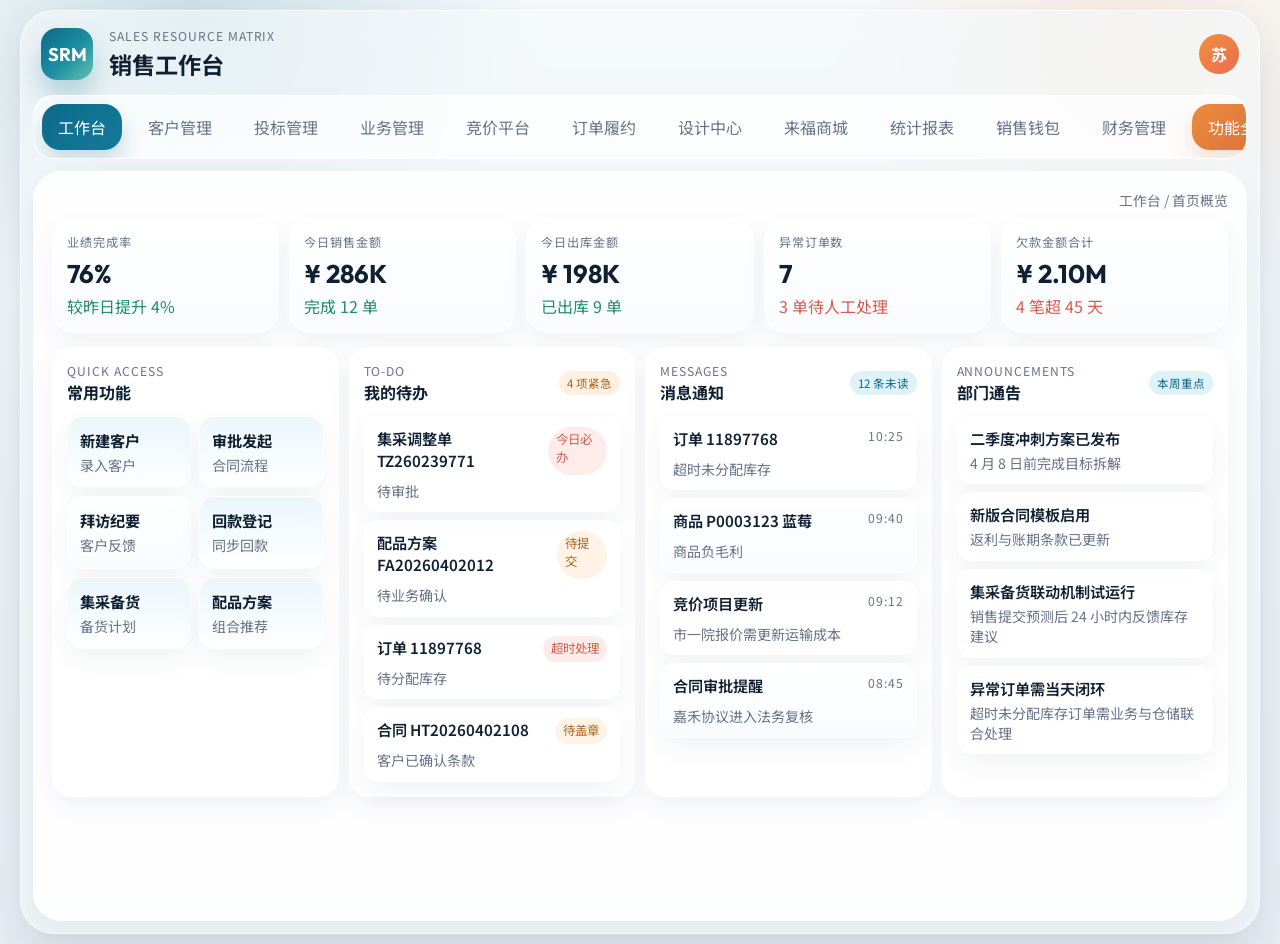
<file: index.html>
<!DOCTYPE html>
<html lang="zh-CN">
  <head>
    <meta charset="UTF-8" />
    <meta name="viewport" content="width=device-width, initial-scale=1.0" />
    <title>销售工作台</title>
    <link rel="preconnect" href="https://fonts.googleapis.com" />
    <link rel="preconnect" href="https://fonts.gstatic.com" crossorigin />
    <link
      href="https://fonts.googleapis.com/css2?family=Noto+Sans+SC:wght@400;500;600;700&family=Outfit:wght@500;600;700&display=swap"
      rel="stylesheet"
    />
    <link rel="stylesheet" href="./styles.css" />
  </head>
  <body>
    <div class="shell">
      <header class="topbar">
        <div class="brand">
          <div class="brand-mark">SRM</div>
          <div>
            <p class="brand-kicker">Sales Resource Matrix</p>
            <h1>销售工作台</h1>
          </div>
        </div>
        <div class="topbar-meta">
          <div class="avatar">苏</div>
        </div>
      </header>

      <nav class="main-nav" aria-label="一级导航">
        <button class="main-nav-item active" data-menu="workbench">工作台</button>
        <button class="main-nav-item" data-menu="customer">客户管理</button>
        <button class="main-nav-item" data-menu="tender">投标管理</button>
        <button class="main-nav-item" data-menu="business">业务管理</button>
        <button class="main-nav-item" data-menu="bidding">竞价平台</button>
        <button class="main-nav-item" data-menu="fulfillment">订单履约</button>
        <button class="main-nav-item" data-menu="design">设计中心</button>
        <button class="main-nav-item" data-menu="mall">来福商城</button>
        <button class="main-nav-item" data-menu="report">统计报表</button>
        <button class="main-nav-item" data-menu="wallet">销售钱包</button>
        <button class="main-nav-item" data-menu="finance">财务管理</button>
        <button id="overview-trigger" class="overview-trigger" type="button">功能全览</button>
      </nav>
      <div id="nav-dropdown" class="nav-dropdown" aria-label="二级导航下拉"></div>
      <section id="function-overview" class="function-overview" aria-label="功能全览">
        <div class="function-overview-head">
          <div>
            <p class="eyebrow">Business Flow</p>
            <h2 class="section-title">功能全览</h2>
          </div>
          <button id="overview-close" class="overview-close" type="button">收起</button>
        </div>
        <div id="overview-content" class="overview-content"></div>
      </section>

      <main class="layout">
        <section class="content-panel content-panel-full">
          <div class="content-topbar">
            <div id="breadcrumb" class="breadcrumb">工作台 / 首页概览</div>
          </div>
          <div id="page-content"></div>
        </section>
      </main>
    </div>

    <script src="./script.js"></script>
  </body>
</html>
</file>
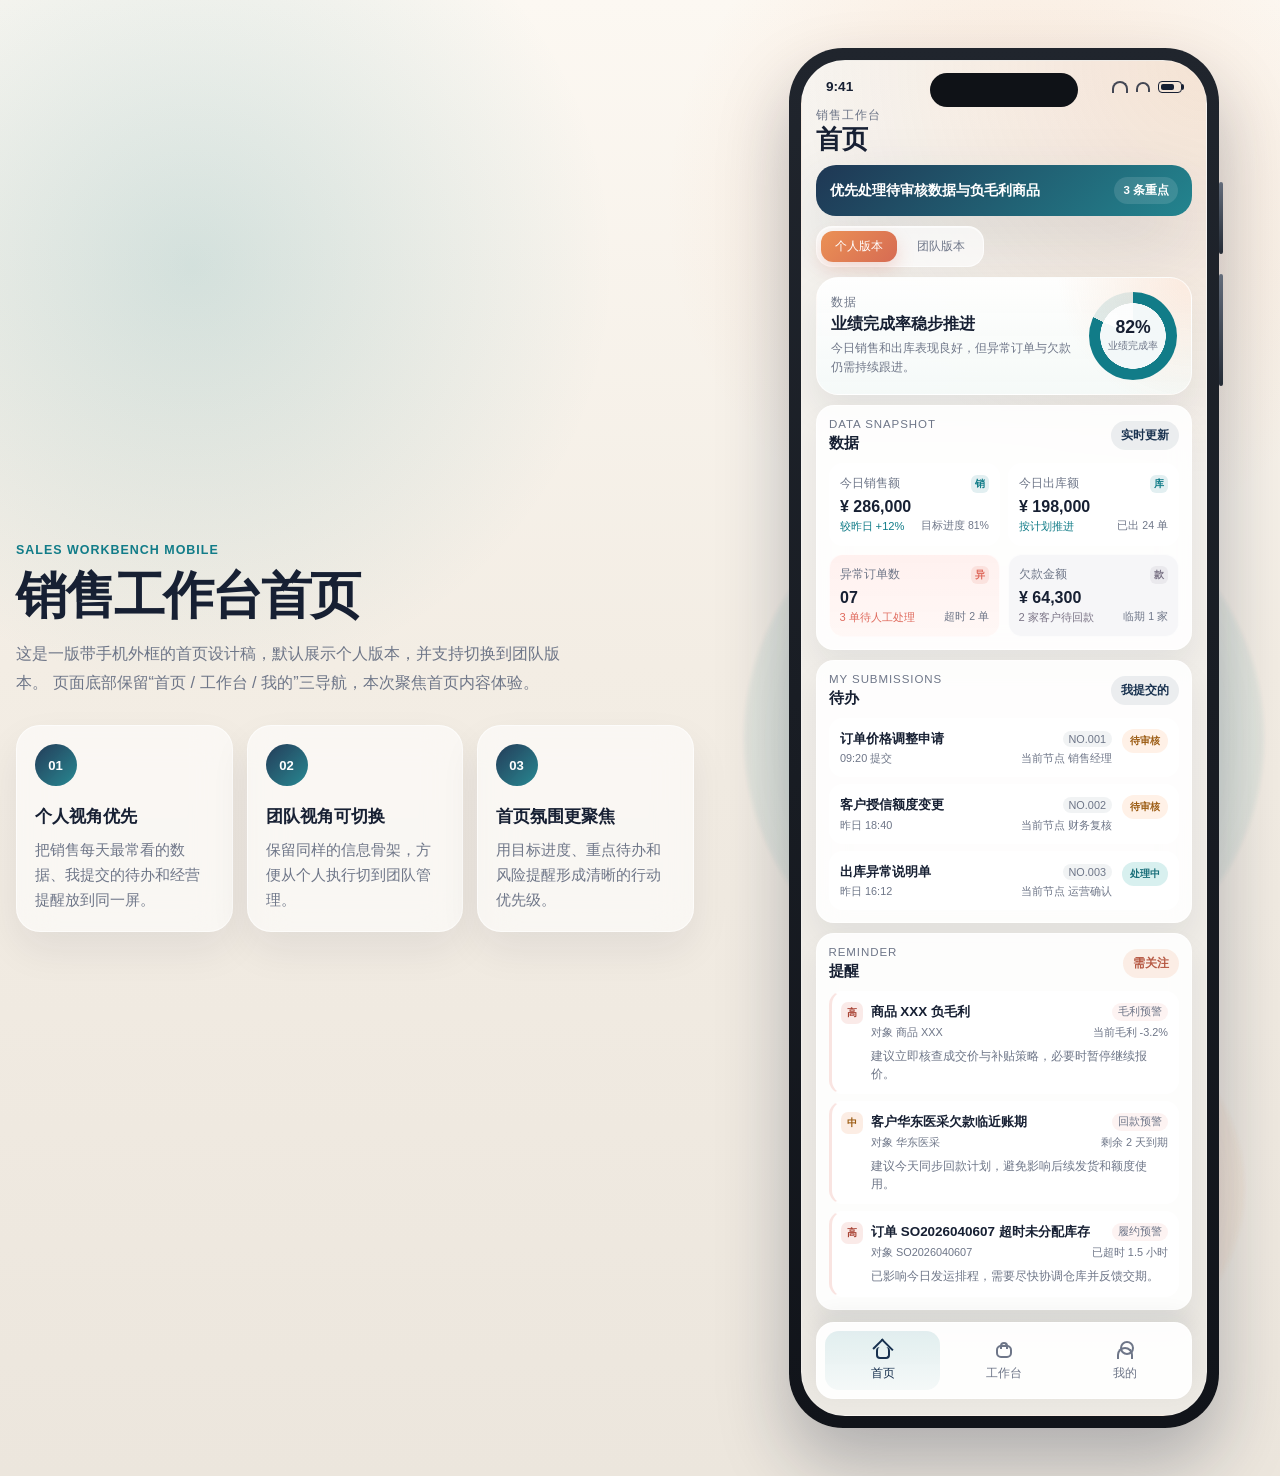
<file: mobile-homepage/index.html>
<!DOCTYPE html>
<html lang="zh-CN">
  <head>
    <meta charset="UTF-8" />
    <meta name="viewport" content="width=device-width, initial-scale=1.0" />
    <title>销售工作台 - 手机首页设计稿</title>
    <link rel="stylesheet" href="./styles.css" />
  </head>
  <body>
    <main class="presentation">
      <section class="stage-copy">
        <p class="eyebrow">Sales Workbench Mobile</p>
        <h1>销售工作台首页</h1>
        <p class="stage-text">
          这是一版带手机外框的首页设计稿，默认展示个人版本，并支持切换到团队版本。
          页面底部保留“首页 / 工作台 / 我的”三导航，本次聚焦首页内容体验。
        </p>

        <div class="stage-points">
          <article class="point-card">
            <span class="point-index">01</span>
            <h2>个人视角优先</h2>
            <p>把销售每天最常看的数据、我提交的待办和经营提醒放到同一屏。</p>
          </article>
          <article class="point-card">
            <span class="point-index">02</span>
            <h2>团队视角可切换</h2>
            <p>保留同样的信息骨架，方便从个人执行切到团队管理。</p>
          </article>
          <article class="point-card">
            <span class="point-index">03</span>
            <h2>首页氛围更聚焦</h2>
            <p>用目标进度、重点待办和风险提醒形成清晰的行动优先级。</p>
          </article>
        </div>
      </section>

      <section class="device-stage" aria-label="手机页面展示">
        <div class="halo halo-a"></div>
        <div class="halo halo-b"></div>

        <div class="phone-frame">
          <div class="phone-screen">
            <div class="status-bar" aria-hidden="true">
              <span>9:41</span>
              <div class="status-icons">
                <span class="signal"></span>
                <span class="wifi"></span>
                <span class="battery"><i></i></span>
              </div>
            </div>

            <section class="app-shell">
              <header class="home-header">
                <div>
                  <p class="page-kicker">销售工作台</p>
                  <h2>首页</h2>
                </div>
              </header>

              <div class="user-banner">
                <div>
                  <strong>优先处理待审核数据与负毛利商品</strong>
                </div>
                <span class="banner-badge">3 条重点</span>
              </div>

              <div class="mode-switch" role="tablist" aria-label="首页版本切换">
                <button
                  class="mode-pill active"
                  type="button"
                  role="tab"
                  aria-selected="true"
                  data-mode-trigger="personal"
                >
                  个人版本
                </button>
                <button
                  class="mode-pill"
                  type="button"
                  role="tab"
                  aria-selected="false"
                  data-mode-trigger="team"
                >
                  团队版本
                </button>
              </div>

              <div class="mode-panels">
                <div class="mode-panel active" data-mode-panel="personal">
                  <section class="hero-card hero-personal">
                    <div class="hero-copy">
                      <p class="hero-label">数据</p>
                      <h3>业绩完成率稳步推进</h3>
                      <p>今日销售和出库表现良好，但异常订单与欠款仍需持续跟进。</p>
                    </div>
                    <div class="progress-ring" style="--progress: 82">
                      <div>
                        <strong>82%</strong>
                        <span>业绩完成率</span>
                      </div>
                    </div>
                  </section>

                  <section class="content-section">
                    <div class="section-head">
                      <div>
                        <p class="section-kicker">Data Snapshot</p>
                        <h3>数据</h3>
                      </div>
                      <span class="section-tag">实时更新</span>
                    </div>

                    <div class="metrics-grid">
                      <article class="metric-tile">
                        <div class="metric-topline">
                          <span class="metric-label">今日销售额</span>
                          <span class="metric-chip">销</span>
                        </div>
                        <strong>¥ 286,000</strong>
                        <div class="metric-bottomline">
                          <em class="metric-trend up">较昨日 +12%</em>
                          <span class="metric-meta">目标进度 81%</span>
                        </div>
                      </article>
                      <article class="metric-tile">
                        <div class="metric-topline">
                          <span class="metric-label">今日出库额</span>
                          <span class="metric-chip">库</span>
                        </div>
                        <strong>¥ 198,000</strong>
                        <div class="metric-bottomline">
                          <em class="metric-trend up">按计划推进</em>
                          <span class="metric-meta">已出 24 单</span>
                        </div>
                      </article>
                      <article class="metric-tile alert">
                        <div class="metric-topline">
                          <span class="metric-label">异常订单数</span>
                          <span class="metric-chip alert">异</span>
                        </div>
                        <strong>07</strong>
                        <div class="metric-bottomline">
                          <em class="metric-trend down">3 单待人工处理</em>
                          <span class="metric-meta">超时 2 单</span>
                        </div>
                      </article>
                      <article class="metric-tile soft">
                        <div class="metric-topline">
                          <span class="metric-label">欠款金额</span>
                          <span class="metric-chip soft">款</span>
                        </div>
                        <strong>¥ 64,300</strong>
                        <div class="metric-bottomline">
                          <em class="metric-trend neutral">2 家客户待回款</em>
                          <span class="metric-meta">临期 1 家</span>
                        </div>
                      </article>
                    </div>
                  </section>

                  <section class="content-section">
                    <div class="section-head">
                      <div>
                        <p class="section-kicker">My Submissions</p>
                        <h3>待办</h3>
                      </div>
                      <span class="section-tag">我提交的</span>
                    </div>

                    <div class="list-stack">
                      <article class="list-card">
                        <div class="list-main compact">
                          <div class="list-line">
                            <strong>订单价格调整申请</strong>
                            <span class="list-code">NO.001</span>
                          </div>
                          <div class="list-subline">
                            <span>09:20 提交</span>
                            <span>当前节点 销售经理</span>
                          </div>
                        </div>
                        <span class="list-status waiting">待审核</span>
                      </article>
                      <article class="list-card">
                        <div class="list-main compact">
                          <div class="list-line">
                            <strong>客户授信额度变更</strong>
                            <span class="list-code">NO.002</span>
                          </div>
                          <div class="list-subline">
                            <span>昨日 18:40</span>
                            <span>当前节点 财务复核</span>
                          </div>
                        </div>
                        <span class="list-status waiting">待审核</span>
                      </article>
                      <article class="list-card">
                        <div class="list-main compact">
                          <div class="list-line">
                            <strong>出库异常说明单</strong>
                            <span class="list-code">NO.003</span>
                          </div>
                          <div class="list-subline">
                            <span>昨日 16:12</span>
                            <span>当前节点 运营确认</span>
                          </div>
                        </div>
                        <span class="list-status processing">处理中</span>
                      </article>
                    </div>
                  </section>

                  <section class="content-section">
                    <div class="section-head">
                      <div>
                        <p class="section-kicker">Reminder</p>
                        <h3>提醒</h3>
                      </div>
                      <span class="section-tag warn">需关注</span>
                    </div>

                    <div class="notice-stack">
                      <article class="notice-card">
                        <span class="notice-severity high">高</span>
                        <div class="notice-main compact">
                          <div class="notice-line">
                            <strong>商品 XXX 负毛利</strong>
                            <span class="notice-code">毛利预警</span>
                          </div>
                          <div class="notice-subline">
                            <span>对象 商品 XXX</span>
                            <span>当前毛利 -3.2%</span>
                          </div>
                          <p>建议立即核查成交价与补贴策略，必要时暂停继续报价。</p>
                        </div>
                      </article>
                      <article class="notice-card">
                        <span class="notice-severity medium">中</span>
                        <div class="notice-main compact">
                          <div class="notice-line">
                            <strong>客户华东医采欠款临近账期</strong>
                            <span class="notice-code">回款预警</span>
                          </div>
                          <div class="notice-subline">
                            <span>对象 华东医采</span>
                            <span>剩余 2 天到期</span>
                          </div>
                          <p>建议今天同步回款计划，避免影响后续发货和额度使用。</p>
                        </div>
                      </article>
                      <article class="notice-card">
                        <span class="notice-severity high">高</span>
                        <div class="notice-main compact">
                          <div class="notice-line">
                            <strong>订单 SO2026040607 超时未分配库存</strong>
                            <span class="notice-code">履约预警</span>
                          </div>
                          <div class="notice-subline">
                            <span>对象 SO2026040607</span>
                            <span>已超时 1.5 小时</span>
                          </div>
                          <p>已影响今日发运排程，需要尽快协调仓库并反馈交期。</p>
                        </div>
                      </article>
                    </div>
                  </section>
                </div>

                <div class="mode-panel" data-mode-panel="team">
                  <section class="hero-card hero-team">
                    <div class="hero-copy">
                      <p class="hero-label">团队概览</p>
                      <h3>团队目标进入冲刺区</h3>
                      <p>整体达成良好，当前重点是审批效率、风险订单与应收清理。</p>
                    </div>
                    <div class="progress-ring" style="--progress: 76">
                      <div>
                        <strong>76%</strong>
                        <span>团队达成率</span>
                      </div>
                    </div>
                  </section>

                  <section class="content-section">
                    <div class="section-head">
                      <div>
                        <p class="section-kicker">Team Data</p>
                        <h3>团队数据</h3>
                      </div>
                      <span class="section-tag">今日汇总</span>
                    </div>

                    <div class="metrics-grid">
                      <article class="metric-tile">
                        <span class="metric-label">团队销售额</span>
                        <strong>¥ 1,286,000</strong>
                        <em class="metric-trend up">环比 +9%</em>
                      </article>
                      <article class="metric-tile">
                        <span class="metric-label">团队出库额</span>
                        <strong>¥ 932,000</strong>
                        <em class="metric-trend up">履约稳定</em>
                      </article>
                      <article class="metric-tile alert">
                        <span class="metric-label">待审核单据</span>
                        <strong>21</strong>
                        <em class="metric-trend down">5 单已超 4 小时</em>
                      </article>
                      <article class="metric-tile soft">
                        <span class="metric-label">风险订单</span>
                        <strong>09</strong>
                        <em class="metric-trend neutral">3 单需跨部门协同</em>
                      </article>
                    </div>
                  </section>

                  <section class="content-section">
                    <div class="section-head">
                      <div>
                        <p class="section-kicker">Team To-do</p>
                        <h3>团队待办</h3>
                      </div>
                      <span class="section-tag">待处理</span>
                    </div>

                    <div class="list-stack">
                      <article class="list-card">
                        <div class="list-main">
                          <strong>华北大客户报价申请</strong>
                          <p>需销售负责人和财务共同确认毛利底线</p>
                        </div>
                        <span class="list-status waiting">待协同</span>
                      </article>
                      <article class="list-card">
                        <div class="list-main">
                          <strong>4 月冲刺计划复盘</strong>
                          <p>6 位成员尚未提交本周客户推进计划</p>
                        </div>
                        <span class="list-status processing">跟进中</span>
                      </article>
                      <article class="list-card">
                        <div class="list-main">
                          <strong>账期客户回款清单</strong>
                          <p>需今天 17:00 前同步最新承诺回款时间</p>
                        </div>
                        <span class="list-status warning">紧急</span>
                      </article>
                    </div>
                  </section>

                  <section class="content-section">
                    <div class="section-head">
                      <div>
                        <p class="section-kicker">Team Reminder</p>
                        <h3>团队提醒</h3>
                      </div>
                      <span class="section-tag warn">风险提示</span>
                    </div>

                    <div class="notice-stack">
                      <article class="notice-card">
                        <span class="notice-dot"></span>
                        <div>
                          <strong>团队内 3 个商品出现负毛利成交</strong>
                          <p>建议统一校准底价规则，避免再次触发异常报价。</p>
                        </div>
                      </article>
                      <article class="notice-card">
                        <span class="notice-dot"></span>
                        <div>
                          <strong>2 家重点客户回款进度偏慢</strong>
                          <p>本周若未回款，可能影响整体达成和后续发货。</p>
                        </div>
                      </article>
                      <article class="notice-card">
                        <span class="notice-dot"></span>
                        <div>
                          <strong>审批链路高峰集中在午后</strong>
                          <p>建议分批提交审核，减少同一时段积压。</p>
                        </div>
                      </article>
                    </div>
                  </section>
                </div>
              </div>

              <nav class="tabbar" aria-label="底部导航">
                <button class="tab-item active" type="button" aria-current="page">
                  <span class="tab-icon home-icon"></span>
                  <span>首页</span>
                </button>
                <button class="tab-item" type="button">
                  <span class="tab-icon work-icon"></span>
                  <span>工作台</span>
                </button>
                <button class="tab-item" type="button">
                  <span class="tab-icon mine-icon"></span>
                  <span>我的</span>
                </button>
              </nav>
            </section>
          </div>
        </div>
      </section>
    </main>

    <script src="./script.js"></script>
  </body>
</html>
</file>
<file: styles.css>
:root {
  --bg: #eaf0f5;
  --panel: rgba(255, 255, 255, 0.84);
  --panel-strong: #ffffff;
  --line: rgba(17, 24, 39, 0.08);
  --text: #102033;
  --muted: #67748a;
  --primary: #0d6a88;
  --primary-soft: #dff2f8;
  --accent: #eb8b3a;
  --accent-soft: #fff0e2;
  --success: #1f8f6a;
  --danger: #d65c4f;
  --shadow: 0 20px 40px rgba(20, 41, 74, 0.1);
  --radius-xl: 28px;
  --radius-lg: 22px;
  --radius-md: 16px;
}

* {
  box-sizing: border-box;
}

body {
  margin: 0;
  min-height: 100vh;
  font-family: "Noto Sans SC", sans-serif;
  color: var(--text);
  background:
    radial-gradient(circle at 15% 0%, rgba(13, 106, 136, 0.18), transparent 24%),
    radial-gradient(circle at 88% 4%, rgba(235, 139, 58, 0.14), transparent 20%),
    linear-gradient(180deg, #f7fafc 0%, var(--bg) 54%, #e7edf3 100%);
}

button {
  font: inherit;
}

.shell {
  width: min(1440px, calc(100vw - 40px));
  margin: 10px auto;
  padding: 12px;
  border: 1px solid rgba(255, 255, 255, 0.58);
  border-radius: 34px;
  background: rgba(244, 248, 251, 0.62);
  backdrop-filter: blur(18px);
  box-shadow: var(--shadow);
}

.topbar {
  display: flex;
  align-items: center;
  justify-content: space-between;
  gap: 16px;
  padding: 4px 8px 14px;
}

.brand {
  display: flex;
  align-items: center;
  gap: 16px;
}

.brand-mark {
  display: grid;
  place-items: center;
  width: 52px;
  height: 52px;
  border-radius: 16px;
  font-family: "Outfit", sans-serif;
  font-size: 1.15rem;
  font-weight: 700;
  color: white;
  background: linear-gradient(135deg, #0d6a88, #1d8ea2 55%, #63c3b2);
  box-shadow: 0 16px 28px rgba(13, 106, 136, 0.26);
}

.brand-kicker,
.eyebrow,
.meta-label,
.card-label,
.mini-label {
  margin: 0;
  font-size: 0.76rem;
  letter-spacing: 0.08em;
  text-transform: uppercase;
  color: var(--muted);
}

.brand h1,
.sub-nav-head h2,
.hero-copy h3,
.section-title,
.module-header h3 {
  margin: 0;
  font-weight: 700;
}

.brand h1 {
  margin-top: 2px;
  font-size: 1.45rem;
}

.topbar-meta {
  display: flex;
  align-items: center;
  gap: 14px;
}

.meta-chip {
  padding: 10px 14px;
  border: 1px solid var(--line);
  border-radius: 18px;
  background: rgba(255, 255, 255, 0.7);
}

.meta-chip strong {
  display: block;
  margin-top: 4px;
  font-size: 1.02rem;
}

.avatar {
  display: grid;
  place-items: center;
  width: 40px;
  height: 40px;
  border-radius: 50%;
  font-weight: 700;
  color: white;
  background: linear-gradient(135deg, #f28f3b, #e96d51);
}

.main-nav {
  position: relative;
  display: flex;
  align-items: center;
  gap: 10px;
  overflow-x: auto;
  padding: 8px;
  border-radius: 20px;
  background: rgba(255, 255, 255, 0.72);
  border: 1px solid rgba(255, 255, 255, 0.7);
}

.main-nav-item,
.sub-nav-item,
.action-btn {
  cursor: pointer;
  transition: transform 180ms ease, background 180ms ease, color 180ms ease, box-shadow 180ms ease;
}

.main-nav-item {
  padding: 11px 16px;
  border: 0;
  border-radius: 18px;
  white-space: nowrap;
  color: var(--muted);
  background: transparent;
}

.main-nav-item:hover,
.sub-nav-item:hover,
.action-btn:hover {
  transform: translateY(-1px);
}

.main-nav-item.active {
  color: white;
  background: linear-gradient(135deg, #0d6a88, #147a9b);
  box-shadow: 0 12px 24px rgba(13, 106, 136, 0.24);
}

.overview-trigger,
.overview-close {
  border: 0;
  cursor: pointer;
  transition: transform 180ms ease, background 180ms ease, color 180ms ease;
}

.overview-trigger {
  margin-left: auto;
  padding: 11px 16px;
  border-radius: 18px;
  color: white;
  white-space: nowrap;
  background: linear-gradient(135deg, #eb8b3a, #d96b3e);
  box-shadow: 0 12px 24px rgba(217, 107, 62, 0.2);
}

.overview-trigger:hover,
.overview-close:hover {
  transform: translateY(-1px);
}

.nav-dropdown {
  position: absolute;
  z-index: 20;
  display: none;
  min-width: 240px;
  padding: 10px;
  border: 1px solid rgba(255, 255, 255, 0.72);
  border-radius: 18px;
  background: rgba(255, 255, 255, 0.92);
  backdrop-filter: blur(14px);
  box-shadow: 0 18px 36px rgba(26, 49, 83, 0.14);
}

.nav-dropdown.open {
  display: grid;
  gap: 8px;
}

.nav-dropdown-item {
  display: block;
  width: 100%;
  padding: 12px 14px;
  border: 0;
  border-radius: 14px;
  text-align: left;
  color: var(--text);
  background: rgba(241, 246, 250, 0.72);
  cursor: pointer;
  transition: transform 180ms ease, background 180ms ease, color 180ms ease;
}

.nav-dropdown-item:hover,
.nav-dropdown-item.active {
  color: white;
  transform: translateY(-1px);
  background: linear-gradient(135deg, #17324d, #0d6a88);
}

.nav-dropdown-item span {
  display: block;
  margin-top: 4px;
  font-size: 0.78rem;
  color: var(--muted);
}

.nav-dropdown-item:hover span,
.nav-dropdown-item.active span {
  color: rgba(255, 255, 255, 0.76);
}

.layout {
  margin-top: 12px;
}

.content-panel,
.panel-card,
.metric-card,
.shortcut-card,
.notice-item,
.todo-item,
.list-row {
  border: 1px solid rgba(255, 255, 255, 0.65);
  background: var(--panel);
  backdrop-filter: blur(10px);
  box-shadow: 0 10px 25px rgba(31, 54, 88, 0.06);
}

.content-panel {
  border-radius: var(--radius-xl);
}

.content-panel {
  padding: 18px;
}

.function-overview {
  display: none;
  margin-top: 12px;
  padding: 14px;
  border: 1px solid rgba(255, 255, 255, 0.72);
  border-radius: 26px;
  background: rgba(255, 255, 255, 0.88);
  backdrop-filter: blur(14px);
  box-shadow: 0 18px 36px rgba(26, 49, 83, 0.1);
}

.function-overview.open {
  display: block;
}

.function-overview-head {
  display: flex;
  align-items: center;
  justify-content: space-between;
  gap: 12px;
  margin-bottom: 10px;
}

.overview-close {
  padding: 10px 14px;
  border-radius: 14px;
  color: var(--text);
  background: rgba(241, 246, 250, 0.92);
}

.overview-content {
  overflow-x: auto;
  padding-bottom: 2px;
}

.fishbone {
  position: relative;
  display: grid;
  grid-template-columns: repeat(6, minmax(145px, 1fr)) 150px;
  grid-template-rows: auto 44px auto;
  gap: 8px 10px;
  min-width: 1080px;
  padding: 8px 4px 12px;
}

.fishbone-spine {
  grid-column: 1 / 7;
  grid-row: 2;
  align-self: center;
  height: 4px;
  border-radius: 999px;
  background: linear-gradient(90deg, #9ec7d3, #0d6a88 42%, #eb8b3a 100%);
  box-shadow: inset 0 0 0 1px rgba(13, 106, 136, 0.08);
}

.fishbone-head {
  grid-column: 7;
  grid-row: 1 / 4;
  display: grid;
  place-items: center;
  padding: 12px;
  border-radius: 18px;
  color: white;
  text-align: center;
  background: linear-gradient(135deg, #10253d, #0d6a88 58%, #4bb49d);
  box-shadow: 0 18px 32px rgba(13, 106, 136, 0.18);
}

.fishbone-head strong {
  display: block;
  font-size: 1rem;
}

.fishbone-stage {
  position: relative;
  padding: 10px;
  border-radius: 14px;
  background: linear-gradient(180deg, rgba(246, 250, 252, 0.98), rgba(236, 243, 248, 0.9));
  border: 1px solid rgba(17, 24, 39, 0.06);
}

.fishbone-stage.top::after,
.fishbone-stage.bottom::after {
  content: "";
  position: absolute;
  left: 28px;
  width: 2px;
  background: linear-gradient(180deg, rgba(13, 106, 136, 0.42), rgba(13, 106, 136, 0.16));
}

.fishbone-stage.top::before,
.fishbone-stage.bottom::before {
  content: "";
  position: absolute;
  left: 18px;
  width: 20px;
  height: 2px;
  background: rgba(13, 106, 136, 0.36);
}

.fishbone-stage.top {
  grid-row: 1;
}

.fishbone-stage.top::after {
  bottom: -18px;
  height: 18px;
}

.fishbone-stage.top::before {
  bottom: -18px;
  transform: rotate(38deg);
  transform-origin: left center;
}

.fishbone-stage.bottom {
  grid-row: 3;
}

.fishbone-stage.bottom::after {
  top: -18px;
  height: 18px;
}

.fishbone-stage.bottom::before {
  top: -18px;
  transform: rotate(-38deg);
  transform-origin: left center;
}

.overview-stage-header {
  display: flex;
  align-items: center;
  justify-content: flex-start;
  gap: 8px;
  margin-bottom: 8px;
}

.overview-stage-title {
  margin: 0;
  font-size: 0.92rem;
  font-weight: 700;
}

.overview-links {
  display: grid;
  grid-template-columns: repeat(2, minmax(0, 1fr));
  gap: 6px;
}

.overview-link {
  padding: 8px 10px;
  border-radius: 12px;
  border: 0;
  text-align: left;
  cursor: pointer;
  color: var(--text);
  background: rgba(255, 255, 255, 0.96);
  box-shadow: inset 0 0 0 1px rgba(17, 24, 39, 0.05);
  transition: transform 180ms ease, background 180ms ease, color 180ms ease;
  font-size: 0.84rem;
  font-weight: 500;
}

.overview-link:hover {
  color: white;
  transform: translateY(-1px);
  background: linear-gradient(135deg, #17324d, #0d6a88);
}

.content-panel-full {
  min-height: calc(100vh - 150px);
}

.content-topbar {
  display: flex;
  align-items: center;
  justify-content: flex-end;
  gap: 12px;
  margin-bottom: 8px;
}

.breadcrumb {
  color: var(--muted);
  font-size: 0.86rem;
  white-space: nowrap;
}

.hero-side {
  display: grid;
  grid-template-columns: repeat(5, minmax(0, 1fr));
  gap: 10px;
  margin-bottom: 14px;
}

.metric-card {
  padding: 14px;
  border-radius: var(--radius-lg);
  background:
    linear-gradient(180deg, rgba(255, 255, 255, 0.9), rgba(248, 251, 253, 0.78));
}

.metric-card strong {
  display: block;
  margin: 6px 0 4px;
  font-size: 1.6rem;
  font-family: "Outfit", sans-serif;
}

.metric-trend.up {
  color: var(--success);
}

.metric-trend.down {
  color: var(--danger);
}

.dashboard-grid {
  display: grid;
  grid-template-columns: repeat(4, minmax(0, 1fr));
  gap: 10px;
}

.panel-card {
  padding: 14px;
  border-radius: 20px;
}

.dashboard-grid .panel-card {
  min-height: 250px;
}

.panel-head,
.module-header {
  display: flex;
  align-items: center;
  justify-content: space-between;
  gap: 12px;
  margin-bottom: 12px;
}

.section-title,
.module-header h3 {
  font-size: 1rem;
}

.shortcut-grid,
.overview-grid,
.list-grid,
.summary-grid {
  display: grid;
  gap: 8px;
}

.shortcut-grid {
  grid-template-columns: repeat(2, minmax(0, 1fr));
}

.shortcut-card {
  padding: 12px;
  border-radius: 16px;
  background:
    linear-gradient(180deg, rgba(234, 246, 250, 0.92), rgba(255, 255, 255, 0.82));
}

.shortcut-card strong,
.notice-title,
.todo-title {
  display: block;
  margin-bottom: 4px;
  font-size: 0.95rem;
}

.shortcut-card p,
.notice-item p,
.todo-item p,
.list-row p,
.module-intro {
  margin: 0;
  color: var(--muted);
  line-height: 1.45;
  font-size: 0.88rem;
}

.tag {
  display: inline-flex;
  align-items: center;
  padding: 4px 8px;
  border-radius: 999px;
  font-size: 0.72rem;
  background: var(--primary-soft);
  color: var(--primary);
}

.tag.warn {
  background: var(--accent-soft);
  color: #ab651f;
}

.todo-list,
.notice-list,
.message-list {
  display: grid;
  gap: 8px;
}

.todo-item,
.notice-item,
.list-row {
  padding: 10px 12px;
  border-radius: 14px;
}

.todo-top,
.list-row-top {
  display: flex;
  justify-content: space-between;
  gap: 12px;
  margin-bottom: 6px;
}

.status-pill {
  padding: 3px 8px;
  border-radius: 999px;
  font-size: 0.78rem;
  background: #edf6fb;
  color: var(--primary);
}

.status-pill.urgent {
  background: #fdecea;
  color: var(--danger);
}

.status-pill.pending {
  background: #fff2e7;
  color: #ae6a22;
}

.notice-title,
.todo-title {
  font-weight: 600;
}

.notice-meta,
.mini-meta {
  margin-top: 6px;
  font-size: 0.78rem;
  color: var(--muted);
}

.message-list .list-row:nth-child(2n),
.shortcut-card:nth-child(3),
.overview-card:nth-child(2) {
  background: linear-gradient(180deg, rgba(255, 255, 255, 0.94), rgba(248, 251, 253, 0.82));
}

.overview-grid {
  grid-template-columns: repeat(3, minmax(0, 1fr));
}

.overview-card {
  padding: 14px;
  border-radius: 16px;
  background: rgba(255, 255, 255, 0.74);
  border: 1px solid rgba(17, 24, 39, 0.07);
}

.overview-card strong {
  display: block;
  margin: 6px 0 4px;
  font-size: 1.25rem;
  font-family: "Outfit", sans-serif;
}

.module-page {
  display: grid;
  gap: 12px;
}

.module-intro-card {
  padding: 16px;
  border-radius: 20px;
  background: linear-gradient(135deg, rgba(13, 106, 136, 0.11), rgba(242, 143, 59, 0.12));
  border: 1px solid rgba(13, 106, 136, 0.09);
}

.list-grid {
  grid-template-columns: repeat(2, minmax(0, 1fr));
}

.summary-grid {
  grid-template-columns: repeat(2, minmax(0, 1fr));
}

.template-showcase-grid {
  display: grid;
  grid-template-columns: repeat(3, minmax(0, 1fr));
  gap: 12px;
}

.template-sample {
  position: relative;
  overflow: hidden;
  min-height: 220px;
  padding: 18px;
  border-radius: 22px;
  color: white;
  box-shadow: 0 16px 28px rgba(27, 48, 79, 0.14);
}

.template-sample strong {
  display: block;
  margin: 12px 0 8px;
  font-size: 1.2rem;
}

.template-sample p {
  max-width: 260px;
  margin: 0;
  color: rgba(255, 255, 255, 0.82);
  font-size: 0.88rem;
  line-height: 1.5;
}

.template-badge {
  display: inline-flex;
  align-items: center;
  padding: 6px 10px;
  border-radius: 999px;
  font-size: 0.74rem;
  background: rgba(255, 255, 255, 0.16);
}

.template-sample-poster {
  background:
    radial-gradient(circle at 85% 18%, rgba(255, 255, 255, 0.18), transparent 18%),
    linear-gradient(135deg, #f06b4a, #e78c2d 55%, #f3c766);
}

.template-sample-proposal {
  background:
    radial-gradient(circle at 16% 18%, rgba(255, 255, 255, 0.14), transparent 20%),
    linear-gradient(135deg, #10253d, #1e4b7c 55%, #4ba6b8);
}

.template-sample-detail {
  background:
    radial-gradient(circle at 82% 14%, rgba(255, 255, 255, 0.14), transparent 18%),
    linear-gradient(135deg, #1a6056, #3b9a76 56%, #96c971);
}

.template-mini-strip,
.template-metric-stack,
.template-detail-blocks {
  display: flex;
  gap: 8px;
  margin-top: 18px;
  flex-wrap: wrap;
}

.template-mini-strip span,
.template-metric-stack span {
  padding: 8px 10px;
  border-radius: 12px;
  font-size: 0.76rem;
  background: rgba(255, 255, 255, 0.14);
}

.template-detail-blocks span {
  display: block;
  width: 100%;
  height: 18px;
  border-radius: 999px;
  background: rgba(255, 255, 255, 0.16);
}

.template-detail-blocks span:nth-child(2) {
  width: 78%;
}

.template-detail-blocks span:nth-child(3) {
  width: 56%;
}

.table-card {
  padding: 0;
  overflow: hidden;
}

.table-section {
  display: grid;
  gap: 10px;
}

.table-grid-2 {
  display: grid;
  grid-template-columns: repeat(3, minmax(0, 1fr));
  gap: 12px;
}

.rule-strip {
  display: block;
}

.rule-card {
  padding: 14px 16px;
  border-radius: 18px;
  border: 1px solid rgba(17, 24, 39, 0.06);
  background: linear-gradient(180deg, rgba(246, 250, 252, 0.96), rgba(236, 243, 248, 0.88));
}

.rule-card p {
  margin: 0;
  color: var(--muted);
  font-size: 0.88rem;
  line-height: 1.5;
}

.rule-card strong {
  display: block;
  margin-bottom: 6px;
  font-size: 0.98rem;
}

.rule-card.rule-total {
  display: grid;
  grid-template-columns: 1.4fr auto;
  align-items: center;
  gap: 16px;
  color: white;
  background: linear-gradient(135deg, #17324d, #0d6a88);
}

.rule-total p,
.rule-total .card-label {
  color: rgba(255, 255, 255, 0.78);
}

.rule-copy p {
  margin-top: 6px;
}

.rule-result {
  text-align: right;
}

.rule-total strong {
  margin: 8px 0 4px;
  font-size: 1.8rem;
  font-family: "Outfit", sans-serif;
}

.table-section-head {
  display: flex;
  align-items: center;
  justify-content: space-between;
  gap: 12px;
}

.table-total {
  display: inline-flex;
  align-items: center;
  padding: 8px 12px;
  border-radius: 999px;
  font-size: 0.84rem;
  font-weight: 600;
  color: var(--primary);
  background: rgba(223, 242, 248, 0.9);
}

.table-wrap {
  overflow-x: auto;
}

.data-table {
  width: 100%;
  border-collapse: collapse;
  min-width: 720px;
}

.data-table th,
.data-table td {
  padding: 12px 14px;
  text-align: left;
  border-bottom: 1px solid rgba(17, 24, 39, 0.08);
  font-size: 0.8rem;
}

.data-table th {
  font-size: 0.74rem;
  font-weight: 700;
  letter-spacing: 0.04em;
  color: var(--muted);
  background: rgba(238, 244, 248, 0.9);
}

.data-table td {
  color: var(--text);
  background: rgba(255, 255, 255, 0.8);
}

.data-table tbody tr:hover td {
  background: rgba(240, 248, 251, 0.92);
}

@media (max-width: 1100px) {
  .dashboard-grid,
  .list-grid,
  .summary-grid,
  .table-grid-2,
  .template-showcase-grid {
    grid-template-columns: 1fr;
  }

  .fishbone {
    min-width: 980px;
  }

  .rule-card.rule-total {
    grid-template-columns: 1fr;
  }

  .shortcut-grid,
  .hero-side {
    grid-template-columns: repeat(2, minmax(0, 1fr));
  }

}

@media (max-width: 720px) {
  .shell {
    width: min(100vw - 16px, 100%);
    margin: 8px auto;
    padding: 12px;
    border-radius: 24px;
  }

  .topbar {
    flex-direction: column;
    align-items: flex-start;
  }

  .topbar-meta,
  .panel-head,
  .module-header,
  .todo-top,
  .list-row-top,
  .content-topbar {
    flex-wrap: wrap;
  }

  .content-panel,
  .content-panel {
    padding: 16px;
  }

  .shortcut-grid,
  .overview-grid,
  .overview-links,
  .hero-side,
  .dashboard-grid,
  .summary-grid {
    grid-template-columns: 1fr;
  }

  .breadcrumb {
    white-space: normal;
  }

  .nav-dropdown {
    position: static;
    margin-top: 8px;
  }

  .overview-trigger {
    margin-left: 0;
  }

  .fishbone {
    display: grid;
    grid-template-columns: 1fr;
    grid-template-rows: auto;
    min-width: auto;
  }

  .fishbone-spine,
  .fishbone-stage::before,
  .fishbone-stage::after {
    display: none;
  }

  .fishbone-head,
  .fishbone-stage.top,
  .fishbone-stage.bottom {
    grid-column: auto;
    grid-row: auto;
  }
}
</file>
<file: mobile-homepage/styles.css>
:root {
  --bg: #f4efe7;
  --ink: #172033;
  --muted: #6e7688;
  --line: rgba(23, 32, 51, 0.08);
  --card: rgba(255, 255, 255, 0.88);
  --card-strong: #ffffff;
  --navy: #18314f;
  --teal: #117c88;
  --teal-soft: #d8f0ef;
  --gold: #eb9155;
  --gold-soft: #fff1e7;
  --red: #df6a5d;
  --red-soft: #fff0ee;
  --shadow: 0 28px 70px rgba(24, 49, 79, 0.14);
  --phone-shadow: 0 36px 70px rgba(17, 29, 54, 0.28);
  --radius-xl: 32px;
  --radius-lg: 24px;
  --radius-md: 18px;
  --radius-sm: 14px;
}

* {
  box-sizing: border-box;
}

html,
body {
  margin: 0;
  min-height: 100%;
}

body {
  font-family: "SF Pro Display", "PingFang SC", "Microsoft YaHei", sans-serif;
  color: var(--ink);
  background:
    radial-gradient(circle at 15% 18%, rgba(17, 124, 136, 0.16), transparent 26%),
    radial-gradient(circle at 80% 14%, rgba(235, 145, 85, 0.18), transparent 22%),
    linear-gradient(180deg, #fcf8f2 0%, #f3ede4 45%, #ece6dd 100%);
}

button {
  font: inherit;
}

.presentation {
  width: min(1380px, calc(100vw - 32px));
  margin: 0 auto;
  padding: 48px 0;
  display: grid;
  grid-template-columns: minmax(320px, 1fr) minmax(360px, 520px);
  gap: 42px;
  align-items: center;
}

.stage-copy {
  padding: 24px 8px 24px 0;
}

.eyebrow,
.page-kicker,
.section-kicker,
.hero-label,
.banner-tip {
  margin: 0;
  letter-spacing: 0.08em;
  text-transform: uppercase;
}

.eyebrow {
  font-size: 0.78rem;
  color: var(--teal);
  font-weight: 700;
}

.stage-copy h1 {
  margin: 14px 0 18px;
  font-size: clamp(2.4rem, 4vw, 4.8rem);
  line-height: 0.96;
  letter-spacing: -0.04em;
}

.stage-text {
  max-width: 560px;
  margin: 0;
  font-size: 1.02rem;
  line-height: 1.8;
  color: var(--muted);
}

.stage-points {
  display: grid;
  grid-template-columns: repeat(3, minmax(0, 1fr));
  gap: 14px;
  margin-top: 28px;
}

.point-card {
  padding: 18px;
  border: 1px solid rgba(255, 255, 255, 0.6);
  border-radius: 24px;
  background: rgba(255, 255, 255, 0.58);
  backdrop-filter: blur(18px);
  box-shadow: 0 18px 40px rgba(23, 32, 51, 0.07);
}

.point-index {
  display: inline-flex;
  align-items: center;
  justify-content: center;
  min-width: 42px;
  height: 42px;
  padding: 0 12px;
  border-radius: 999px;
  background: linear-gradient(135deg, rgba(24, 49, 79, 0.95), rgba(17, 124, 136, 0.9));
  color: #fff;
  font-size: 0.82rem;
  font-weight: 700;
}

.point-card h2 {
  margin: 18px 0 10px;
  font-size: 1.08rem;
}

.point-card p {
  margin: 0;
  font-size: 0.92rem;
  line-height: 1.7;
  color: var(--muted);
}

.device-stage {
  position: relative;
  display: flex;
  align-items: center;
  justify-content: center;
  min-height: 900px;
}

.halo {
  position: absolute;
  border-radius: 999px;
  filter: blur(2px);
}

.halo-a {
  width: 520px;
  height: 520px;
  background: radial-gradient(circle, rgba(17, 124, 136, 0.22), rgba(17, 124, 136, 0));
}

.halo-b {
  width: 360px;
  height: 360px;
  right: 20px;
  bottom: 60px;
  background: radial-gradient(circle, rgba(235, 145, 85, 0.22), rgba(235, 145, 85, 0));
}

.phone-frame {
  position: relative;
  width: 430px;
  padding: 12px;
  border-radius: 54px;
  background: linear-gradient(180deg, #20252d 0%, #11141a 100%);
  box-shadow: var(--phone-shadow);
}

.phone-frame::before,
.phone-frame::after {
  content: "";
  position: absolute;
  right: -4px;
  width: 4px;
  border-radius: 999px;
  background: linear-gradient(180deg, #636c7a, #242b35);
}

.phone-frame::before {
  top: 134px;
  height: 72px;
}

.phone-frame::after {
  top: 226px;
  height: 112px;
}

.phone-screen {
  position: relative;
  overflow: hidden;
  min-height: 860px;
  border-radius: 44px;
  background:
    radial-gradient(circle at top right, rgba(235, 145, 85, 0.18), transparent 30%),
    linear-gradient(180deg, #f7f5f1 0%, #f1eee9 46%, #ebe8e2 100%);
  border: 1px solid rgba(255, 255, 255, 0.18);
}

.phone-screen::before {
  content: "";
  position: absolute;
  top: 12px;
  left: 50%;
  transform: translateX(-50%);
  width: 148px;
  height: 34px;
  border-radius: 999px;
  background: #0f1217;
  z-index: 4;
}

.status-bar {
  position: relative;
  z-index: 3;
  display: flex;
  align-items: center;
  justify-content: space-between;
  padding: 18px 24px 10px;
  font-size: 0.85rem;
  font-weight: 600;
}

.status-icons {
  display: flex;
  align-items: center;
  gap: 8px;
}

.signal,
.wifi {
  display: inline-block;
  width: 16px;
  height: 12px;
  border-radius: 10px 10px 0 0;
  border: 2px solid currentColor;
  border-bottom: 0;
  opacity: 0.8;
}

.wifi {
  width: 14px;
  height: 10px;
}

.battery {
  position: relative;
  display: inline-flex;
  align-items: center;
  width: 24px;
  height: 12px;
  padding: 2px;
  border: 1.8px solid currentColor;
  border-radius: 4px;
}

.battery::after {
  content: "";
  position: absolute;
  right: -3px;
  width: 2px;
  height: 6px;
  border-radius: 0 2px 2px 0;
  background: currentColor;
}

.battery i {
  display: block;
  width: 72%;
  height: 100%;
  border-radius: 2px;
  background: currentColor;
}

.app-shell {
  position: relative;
  z-index: 2;
  padding: 4px 14px 16px;
}

.home-header {
  display: flex;
  align-items: flex-start;
  justify-content: space-between;
  gap: 10px;
  margin-top: 0;
}

.page-kicker,
.section-kicker,
.hero-label,
.banner-tip {
  font-size: 0.72rem;
  color: var(--muted);
}

.home-header h2 {
  margin: 4px 0 0;
  font-size: 1.62rem;
  line-height: 1;
}

.user-banner {
  display: flex;
  align-items: center;
  justify-content: space-between;
  gap: 10px;
  margin-top: 12px;
  padding: 12px 14px;
  border-radius: 20px;
  background: linear-gradient(135deg, rgba(24, 49, 79, 0.97), rgba(17, 124, 136, 0.92));
  color: #fff;
  box-shadow: var(--shadow);
}

.user-banner strong {
  display: block;
  font-size: 0.9rem;
  line-height: 1.35;
}

.banner-tip {
  color: rgba(255, 255, 255, 0.7);
}

.banner-badge,
.section-tag {
  display: inline-flex;
  align-items: center;
  justify-content: center;
  padding: 7px 10px;
  border-radius: 999px;
  font-size: 0.72rem;
  font-weight: 700;
  white-space: nowrap;
}

.banner-badge {
  background: rgba(255, 255, 255, 0.12);
  color: #fff;
  padding: 6px 9px;
}

.mode-switch {
  display: inline-grid;
  grid-template-columns: repeat(2, auto);
  gap: 6px;
  margin-top: 10px;
  padding: 4px;
  border-radius: 16px;
  background: rgba(255, 255, 255, 0.68);
  border: 1px solid rgba(255, 255, 255, 0.7);
  box-shadow: inset 0 1px 0 rgba(255, 255, 255, 0.55);
}

.mode-pill {
  min-width: 76px;
  padding: 7px 10px;
  border: 0;
  border-radius: 12px;
  font-size: 0.78rem;
  color: var(--muted);
  background: transparent;
  cursor: pointer;
  transition: background 180ms ease, color 180ms ease, transform 180ms ease, box-shadow 180ms ease;
}

.mode-pill.active {
  color: #fff;
  background: linear-gradient(135deg, var(--gold), #d66b53);
  box-shadow: 0 8px 18px rgba(214, 107, 83, 0.22);
}

.mode-pill:hover {
  transform: translateY(-1px);
}

.mode-panels {
  margin-top: 10px;
}

.mode-panel {
  display: none;
  animation: panel-in 240ms ease;
}

.mode-panel.active {
  display: block;
}

@keyframes panel-in {
  from {
    opacity: 0;
    transform: translateY(10px);
  }

  to {
    opacity: 1;
    transform: translateY(0);
  }
}

.hero-card,
.content-section,
.metric-tile,
.list-card,
.notice-card {
  border: 1px solid rgba(255, 255, 255, 0.68);
  background: var(--card);
  backdrop-filter: blur(14px);
}

.hero-card {
  display: flex;
  align-items: center;
  justify-content: space-between;
  gap: 12px;
  padding: 14px;
  border-radius: 22px;
  box-shadow: 0 18px 36px rgba(23, 32, 51, 0.08);
}

.hero-personal {
  background:
    radial-gradient(circle at top right, rgba(235, 145, 85, 0.18), transparent 34%),
    linear-gradient(180deg, rgba(255, 255, 255, 0.92), rgba(245, 250, 249, 0.9));
}

.hero-team {
  background:
    radial-gradient(circle at top right, rgba(17, 124, 136, 0.18), transparent 34%),
    linear-gradient(180deg, rgba(255, 255, 255, 0.92), rgba(241, 246, 250, 0.9));
}

.hero-copy h3 {
  margin: 4px 0;
  font-size: 1rem;
}

.hero-copy p:last-child {
  margin: 0;
  color: var(--muted);
  font-size: 0.78rem;
  line-height: 1.5;
}

.progress-ring {
  --progress-angle: calc(var(--progress) * 1%);
  display: grid;
  place-items: center;
  width: 88px;
  height: 88px;
  border-radius: 50%;
  background:
    radial-gradient(circle closest-side, rgba(255, 255, 255, 0.95) 74%, transparent 75%),
    conic-gradient(var(--teal) var(--progress-angle), rgba(17, 124, 136, 0.12) 0);
  flex-shrink: 0;
}

.progress-ring div {
  display: grid;
  text-align: center;
  gap: 2px;
}

.progress-ring strong {
  font-size: 1.1rem;
  line-height: 1;
}

.progress-ring span {
  font-size: 0.62rem;
  color: var(--muted);
}

.content-section {
  margin-top: 10px;
  padding: 12px;
  border-radius: 18px;
  box-shadow: 0 16px 30px rgba(23, 32, 51, 0.06);
}

.section-head {
  display: flex;
  align-items: center;
  justify-content: space-between;
  gap: 10px;
  margin-bottom: 10px;
}

.section-head h3 {
  margin: 4px 0 0;
  font-size: 0.94rem;
}

.section-tag {
  color: var(--navy);
  background: rgba(24, 49, 79, 0.08);
}

.section-tag.warn {
  color: #b65944;
  background: rgba(235, 145, 85, 0.14);
}

.metrics-grid {
  display: grid;
  grid-template-columns: repeat(2, minmax(0, 1fr));
  gap: 8px;
}

.metric-tile {
  padding: 11px 10px;
  border-radius: 14px;
}

.metric-topline,
.metric-bottomline {
  display: flex;
  align-items: center;
  justify-content: space-between;
  gap: 8px;
}

.metric-tile.soft {
  background: rgba(245, 245, 248, 0.9);
}

.metric-tile.alert {
  background: linear-gradient(180deg, rgba(255, 240, 238, 0.94), rgba(255, 247, 245, 0.92));
}

.metric-label {
  display: block;
  font-size: 0.76rem;
  color: var(--muted);
}

.metric-chip {
  display: inline-flex;
  align-items: center;
  justify-content: center;
  width: 18px;
  height: 18px;
  border-radius: 6px;
  font-size: 0.62rem;
  font-weight: 700;
  color: var(--teal);
  background: rgba(17, 124, 136, 0.12);
}

.metric-chip.alert {
  color: var(--red);
  background: rgba(223, 106, 93, 0.12);
}

.metric-chip.soft {
  color: #7b7486;
  background: rgba(123, 116, 134, 0.1);
}

.metric-tile strong {
  display: block;
  margin: 5px 0 3px;
  font-size: 1rem;
}

.metric-trend {
  font-style: normal;
  font-size: 0.7rem;
}

.metric-trend.up {
  color: var(--teal);
}

.metric-trend.down {
  color: var(--red);
}

.metric-trend.neutral {
  color: #7b7486;
}

.metric-meta {
  font-size: 0.66rem;
  color: var(--muted);
  white-space: nowrap;
}

.list-stack,
.notice-stack {
  display: grid;
  gap: 7px;
}

.list-card,
.notice-card {
  display: flex;
  align-items: flex-start;
  justify-content: space-between;
  gap: 10px;
  padding: 10px;
  border-radius: 14px;
}

.list-main strong,
.notice-card strong {
  display: block;
  font-size: 0.84rem;
  line-height: 1.45;
}

.list-main {
  min-width: 0;
  flex: 1;
}

.list-main.compact {
  display: grid;
  gap: 4px;
}

.list-line,
.list-subline {
  display: flex;
  align-items: center;
  justify-content: space-between;
  gap: 8px;
}

.list-main p,
.notice-card p {
  margin: 4px 0 0;
  font-size: 0.74rem;
  line-height: 1.5;
  color: var(--muted);
}

.list-code,
.list-subline span {
  font-size: 0.68rem;
  color: var(--muted);
  white-space: nowrap;
}

.list-code {
  padding: 2px 6px;
  border-radius: 999px;
  background: rgba(24, 49, 79, 0.06);
}

.list-status {
  flex-shrink: 0;
  padding: 5px 8px;
  border-radius: 999px;
  font-size: 0.64rem;
  font-weight: 700;
}

.list-status.waiting {
  color: #9b5b12;
  background: var(--gold-soft);
}

.list-status.processing {
  color: #176d78;
  background: var(--teal-soft);
}

.list-status.warning {
  color: #a84233;
  background: var(--red-soft);
}

.notice-card {
  gap: 8px;
  padding-left: 9px;
  border-left: 3px solid rgba(223, 106, 93, 0.18);
}

.notice-main {
  min-width: 0;
  flex: 1;
}

.notice-main.compact {
  display: grid;
  gap: 4px;
}

.notice-line,
.notice-subline {
  display: flex;
  align-items: center;
  justify-content: space-between;
  gap: 8px;
}

.notice-severity {
  display: inline-flex;
  align-items: center;
  justify-content: center;
  min-width: 22px;
  height: 22px;
  border-radius: 7px;
  font-size: 0.64rem;
  font-weight: 700;
  flex-shrink: 0;
}

.notice-severity.high {
  color: #a84233;
  background: rgba(223, 106, 93, 0.14);
}

.notice-severity.medium {
  color: #9b5b12;
  background: rgba(235, 145, 85, 0.16);
}

.notice-code,
.notice-subline span {
  font-size: 0.68rem;
  color: var(--muted);
  white-space: nowrap;
}

.notice-code {
  padding: 2px 6px;
  border-radius: 999px;
  background: rgba(223, 106, 93, 0.08);
  flex-shrink: 0;
}

.tabbar {
  position: sticky;
  bottom: 0;
  display: grid;
  grid-template-columns: repeat(3, minmax(0, 1fr));
  gap: 6px;
  margin-top: 12px;
  padding: 8px;
  border-radius: 18px;
  background: rgba(255, 255, 255, 0.92);
  border: 1px solid rgba(255, 255, 255, 0.8);
  box-shadow: 0 -8px 22px rgba(23, 32, 51, 0.06);
}

.tab-item {
  display: grid;
  justify-items: center;
  gap: 4px;
  padding: 8px 6px;
  border: 0;
  border-radius: 14px;
  font-size: 0.78rem;
  color: var(--muted);
  background: transparent;
  cursor: pointer;
  transition: transform 180ms ease, background 180ms ease, color 180ms ease;
}

.tab-item.active {
  color: var(--navy);
  background: linear-gradient(180deg, rgba(17, 124, 136, 0.12), rgba(17, 124, 136, 0.04));
}

.tab-item:hover {
  transform: translateY(-1px);
}

.tab-icon {
  position: relative;
  display: inline-block;
  width: 22px;
  height: 22px;
}

.home-icon::before,
.home-icon::after,
.work-icon::before,
.work-icon::after,
.mine-icon::before,
.mine-icon::after {
  content: "";
  position: absolute;
}

.home-icon::before {
  inset: 8px 4px 2px;
  border-radius: 4px;
  border: 2px solid currentColor;
  border-top: 0;
}

.home-icon::after {
  left: 3px;
  right: 3px;
  top: 3px;
  height: 12px;
  border-left: 2px solid currentColor;
  border-top: 2px solid currentColor;
  transform: rotate(45deg);
}

.work-icon::before {
  inset: 6px 3px 3px;
  border: 2px solid currentColor;
  border-radius: 5px;
}

.work-icon::after {
  left: 7px;
  right: 7px;
  top: 3px;
  height: 5px;
  border: 2px solid currentColor;
  border-bottom: 0;
  border-radius: 5px 5px 0 0;
}

.mine-icon::before {
  top: 2px;
  left: 6px;
  width: 10px;
  height: 10px;
  border: 2px solid currentColor;
  border-radius: 50%;
}

.mine-icon::after {
  left: 3px;
  right: 3px;
  bottom: 2px;
  height: 10px;
  border: 2px solid currentColor;
  border-top-left-radius: 10px;
  border-top-right-radius: 10px;
  border-bottom: 0;
}

@media (max-width: 1120px) {
  .presentation {
    grid-template-columns: 1fr;
    justify-items: center;
    padding-top: 32px;
  }

  .stage-copy {
    max-width: 760px;
    padding: 0;
  }

  .device-stage {
    min-height: auto;
  }
}

@media (max-width: 720px) {
  .presentation {
    width: min(100vw - 20px, 520px);
    gap: 22px;
    padding: 20px 0 28px;
  }

  .stage-copy h1 {
    font-size: 2.4rem;
  }

  .stage-text {
    font-size: 0.94rem;
  }

  .stage-points {
    grid-template-columns: 1fr;
  }

  .phone-frame {
    width: min(100%, 430px);
  }

  .phone-screen {
    min-height: 820px;
  }
}

@media (max-width: 460px) {
  .presentation {
    width: calc(100vw - 12px);
  }

  .phone-frame {
    padding: 10px;
    border-radius: 42px;
  }

  .phone-screen {
    min-height: 790px;
    border-radius: 34px;
  }

  .phone-screen::before {
    top: 10px;
    width: 132px;
    height: 30px;
  }

  .app-shell {
    padding-left: 14px;
    padding-right: 14px;
  }

  .user-banner,
  .hero-card {
    padding: 16px;
  }

  .metrics-grid {
    grid-template-columns: 1fr;
  }

  .metric-bottomline,
  .list-line,
  .list-subline,
  .notice-line,
  .notice-subline {
    flex-wrap: wrap;
  }
}
</file>
